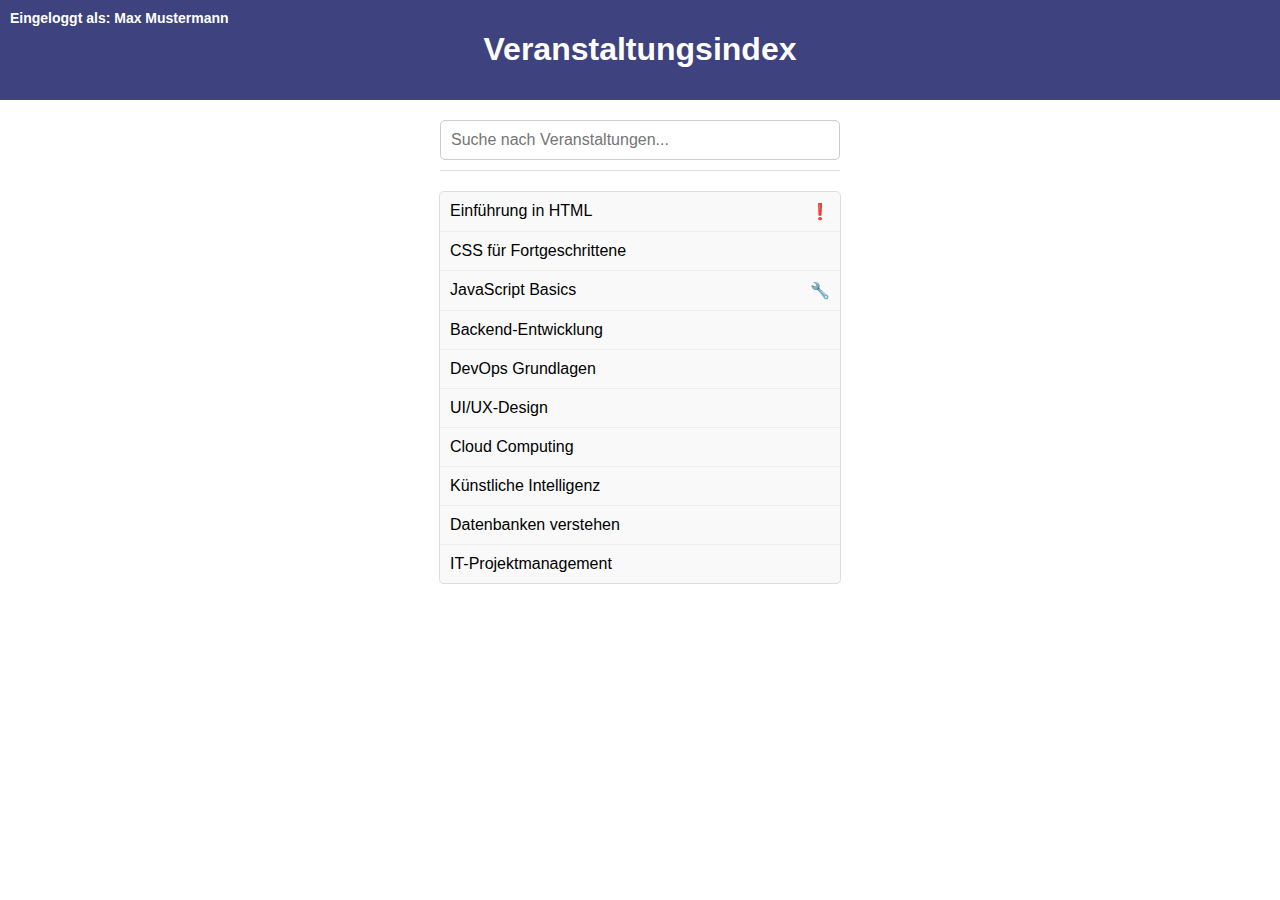
<file: index.html>
<!DOCTYPE html>
<!--[if lt IE 7]>      <html class="no-js lt-ie9 lt-ie8 lt-ie7"> <![endif]-->
<!--[if IE 7]>         <html class="no-js lt-ie9 lt-ie8"> <![endif]-->
<!--[if IE 8]>         <html class="no-js lt-ie9"> <![endif]-->
<!--[if gt IE 8]>      <html class="no-js"> <!--<![endif]-->
<html>
    <head>
        <meta charset="utf-8">
        <meta http-equiv="X-UA-Compatible" content="IE=edge">
        <title>Gruppe 420</title>
        <meta name="description" content="">
        <meta name="viewport" content="width=device-width, initial-scale=1">
        <link rel="stylesheet" href="styles.css">
    </head>
    <body>
        <!--[if lt IE 7]>
            <p class="browsehappy">You are using an <strong>outdated</strong> browser. Please <a href="#">upgrade your browser</a> to improve your experience.</p>
        <![endif]-->
        
        <header>
            <div class="user-info">Eingeloggt als: <span id="username">Test User</span></div>
            <h1>Veranstaltungsindex</h1>
        </header>

        <main>
            <section class="search-container">
                <input type="text" id="searchBar" placeholder="Suche nach Veranstaltungen..." />
            </section>

            <section class="list-container">
                <ul id="eventList">
                    <!--Dynamisch gefüllt-->
                </ul>
            </section>
        </main>

        <script src="index.js"></script>
    </body>
</html>
</file>
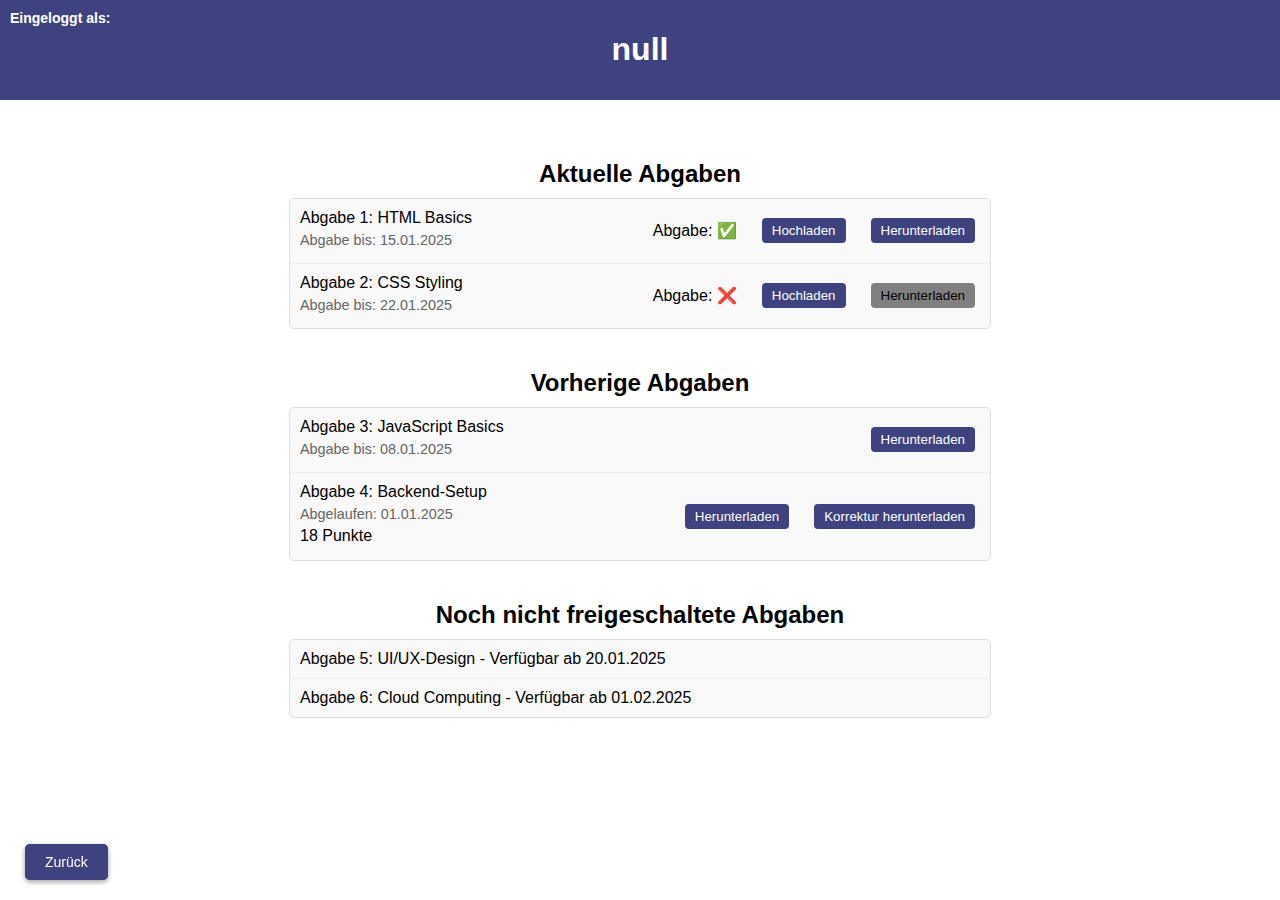
<file: assignments.html>
<!DOCTYPE html>
<html lang="de">
    <head>
        <meta charset="utf-8">
        <meta http-equiv="X-UA-Compatible" content="IE=edge">
        <title>Assignments</title>
        <meta name="description" content="Assignments List for the Course">
        <meta name="viewport" content="width=device-width, initial-scale=1">
        <link rel="stylesheet" href="styles.css">
    </head>
    <body>
        <header>
            <div class="user-info">Eingeloggt als: <span id="username">Student</span></div>
            <h1 id="eventTitle">Beispiel Veranstaltung</h1>
        </header>

        <main>
            <!-- Back Button -->
            <div class="back-container">
                <button class="back-button" id="backButton">Zurück</button>
            </div>

            <div id="uploadModal" class="modal">
                <div class="modal-content">
                    <span class="close" id="closeModal">&times;</span>
                    <h2>Datei hochladen und Feedback schreiben</h2>
                    <form id="uploadForm">
                        <label for="fileInput">Datei auswählen:</label>
                        <input type="file" id="fileInput" accept=".zip"><br><br>
                        <input type="hidden" id="assignmentIdInput" name="assignmentId">
                        <label for="feedback"></label>
                        <textarea id="feedback" rows="4" cols="65" placeholder="Feedback eingeben..."></textarea><br><br>
                        <button id="uploadFormButton" type="submit" class="upload">Hochladen</button>
                    </form>
                    <br></br>
                    <div id="halMessage" class="hal-message" style="display: none; text-align: center;">
                        <img src="HAL_transparent.png" alt="HAL 9000" style="width: 150px; border-radius: 50%; margin-bottom: 10px;">
                        <p id="halText" style="font-size: 18px; font-family: Arial, sans-serif; color: #ff0000;"></p>
                    </div>
                </div>
            </div>

            <section>
                <h2>Aktuelle Abgaben</h2>
                <ul id="currentAssignments">
                    <!-- Dynamisch gefüllt -->
                </ul>
            </section>
            <section>
                <h2>Vorherige Abgaben</h2>
                <ul id="pastAssignments">
                    <!-- Dynamisch gefüllt -->
                </ul>
            </section>
            <section>
                <h2>Noch nicht freigeschaltete Abgaben</h2>
                <ul id="lockedAssignments">
                    <!-- Dynamisch gefüllt -->
                </ul>
            </section>
        </main>

        <footer>

        </footer>

        <script src="assignments.js"></script>
    </body>
</html>
</file>
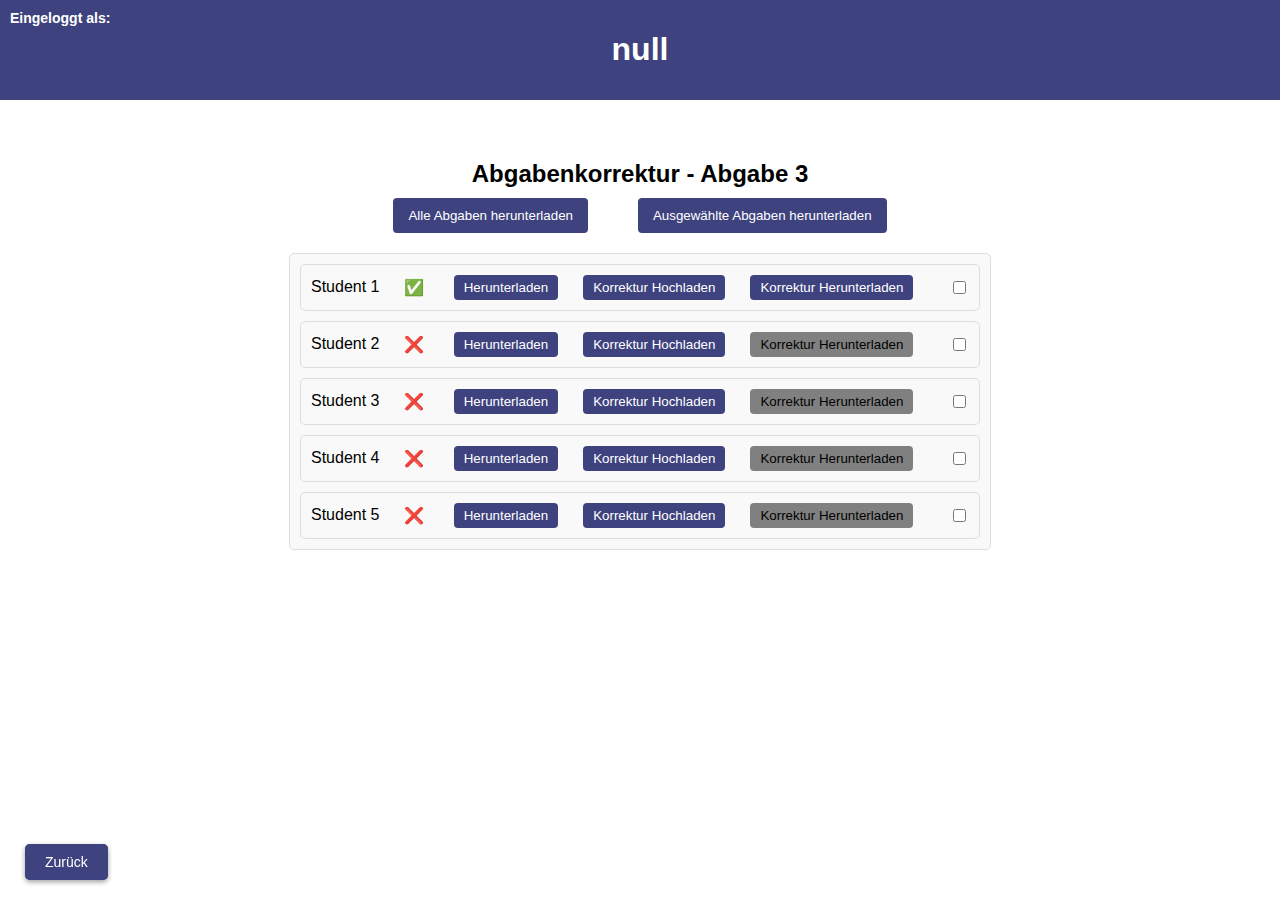
<file: assignments_tutor.html>
<!DOCTYPE html>
<html lang="de">
    <head>
        <meta charset="utf-8">
        <meta http-equiv="X-UA-Compatible" content="IE=edge">
        <title>Assignments</title>
        <meta name="description" content="Assignments List for the Course">
        <meta name="viewport" content="width=device-width, initial-scale=1">
        <link rel="stylesheet" href="styles.css">
    </head>
    <body>
        <header>
            <div class="user-info">Eingeloggt als: <span id="username">Tutor</span></div>
            <h1 id="eventTitle">Veranstaltungsname</h1>
        </header>

        <main>
            <!-- Back Button -->
            <div class="back-container">
                <button class="back-button" id="backButton">Zurück</button>
            </div>

            <div id="uploadModal" class="modal">
                <div class="modal-content">
                    <span class="close" id="closeModal">&times;</span>
                    <h2>Feedback hochladen und Punkte eintragen</h2>
                    <form id="uploadForm">
                        <label for="fileInput">Datei auswählen:</label>
                        <input type="file" id="fileInput" accept=".zip"><br><br>
                        <label for="feedback">Erreichte Punkte:</label>
                        <textarea id="feedback" rows="1" cols="5" placeholder=""></textarea><br><br>
                        <button type="submit" class="upload">Hochladen</button>
                    </form>
                </div>
            </div>

            <section>
                <h2>Abgabenkorrektur - Abgabe 3</h2>
                <div class="button-container">
                    <button id="downloadAllButton" class="download-all">Alle Abgaben herunterladen</button>
                    <button id="downloadSelectedButton" class="download-selected">Ausgewählte Abgaben herunterladen</button>
                </div>
                <ul id="studentList">
                    <!-- Dynamisch gefüllt -->
                </ul>
            </section>
        </main>

        <footer>

        </footer>

        <script src="assignments_tutor.js"></script>
    </body>
</html>
</file>
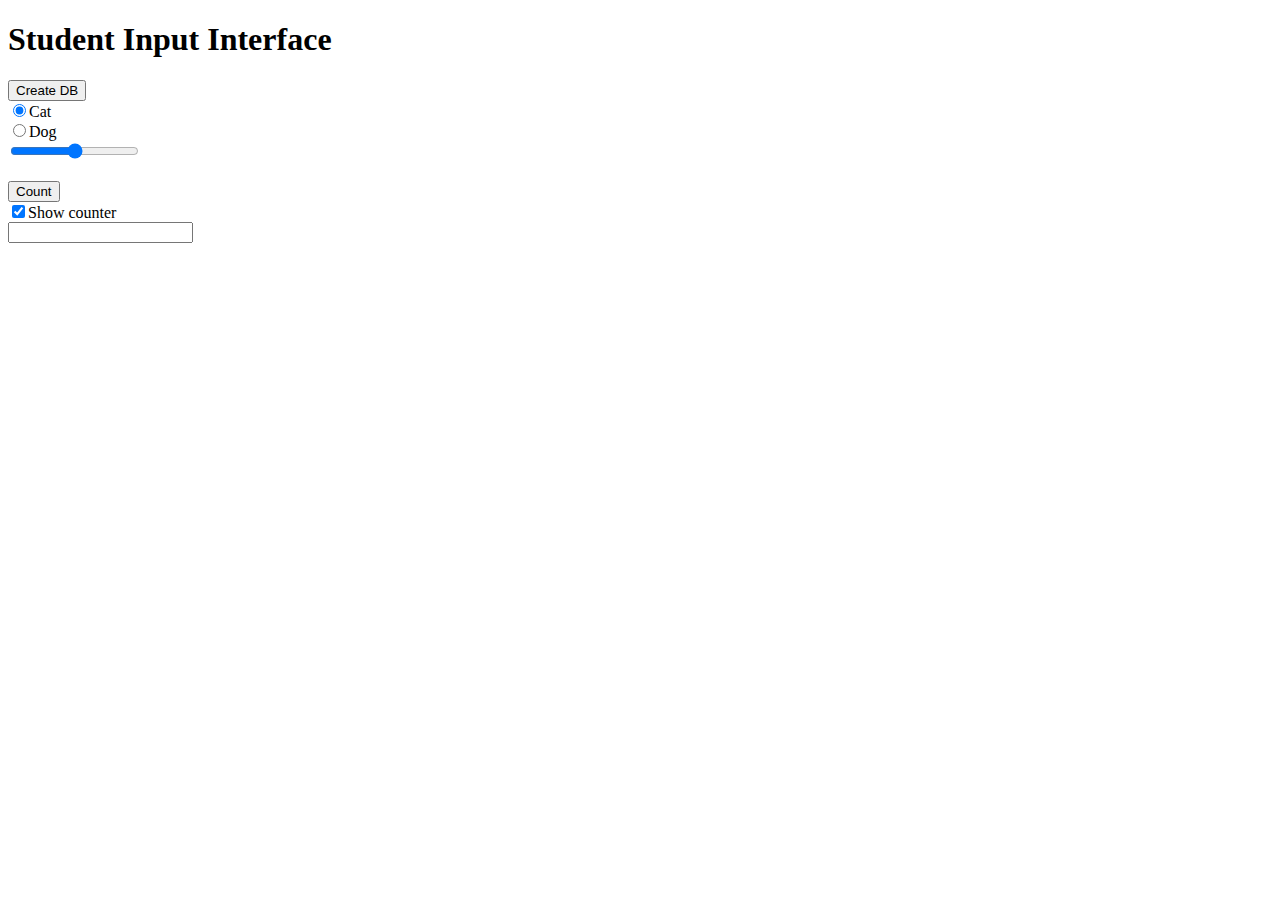
<file: woz.html>
<!DOCTYPE html>
<html>
<head>
<title>WoZ</title>
<script type="text/javascript" src="woz.js"></script>
</head>
<body>

<h1>Student Input Interface</h1>

<form>
  <input type="button" value="Create DB" id="create" onclick="createDB();"><br/>
</form> 

<form>
  <!-- http://www.w3schools.com/tags/ref_eventattributes.asp -->
  <input type="radio" name="animalImage" value="cat.jpg" onclick="set('animal');" checked>Cat<br/>
  <input type="radio" name="animalImage" value="dog.jpg" onclick="set('animal');">Dog<br/>
  <input type="range" id="animalWidth" min="10" max="500" onchange="set('animal');" oninput="set('animal');"><br/>
</form> 

<br/>

<form>
  <input type="button" value="Count" id="counter" onclick="set('counter');"><br/>
  <input type="checkbox" checked id="showCounter" onclick="set('showCounter');">Show counter<br/>
  <input type="text" name="mytext" id="mytext" oninput="set('mytext')"><br/>
</form> 

</body>
</html>
</file>
<file: styles.css>
/* Global Styles */
body {
    font-family: Arial, sans-serif;
    margin: 0;
    padding: 0;
    display: flex;
    flex-direction: column;
    align-items: center;
}

footer {
    background-color: white;
    min-height: 50px;
    width: 100%;
}

header {
    background-color: #3e427e;
    color: white;
    padding: 10px 20px;
    position: relative;
    text-align: center;
    width: 100%;
}

header .user-info {
    position: absolute;
    top: 0px;
    left: 20px;
    font-size: 14px;
    font-weight: bold;
    margin: 10px;
}

main {
    display: flex;
    flex-direction: column;
    flex-wrap: wrap;
    gap: 20px;
    justify-content: space-between;
    padding: 20px;
    width: 90%;
    max-width: 1200px;
    margin: 0 auto;
}

section {
    box-sizing: border-box;
}

section h2 {
    text-align: center;
    margin-bottom: 10px;
}

/* Search Bar */
.search-container {
    position: sticky;
    top: 0;
    background-color: white;
    padding-bottom: 10px;
    border-bottom: 1px solid #ddd;
    width: 100%;
    max-width: 400px;
    margin: 0 auto;
}

#searchBar {
    width: 100%;
    padding: 10px;
    border: 1px solid #ccc;
    border-radius: 5px;
    font-size: 16px;
    box-sizing: border-box;
}

/* Event List */
#eventList {
    margin: 0 auto;
    padding: 0;
    list-style-type: none;
    max-height: 80vh;
    overflow-y: auto;
    width: 100%;
    max-width: 400px;
    background-color: #f9f9f9;
    border: 1px solid #ddd;
    border-radius: 5px;
    flex: 1 1 calc(50% - 10px);
}

#eventList li {
    cursor: pointer;
    padding: 10px;
    border-bottom: 1px solid #eee;
    display: flex;
    justify-content: space-between;
    align-items: center;
    width: 100%;
    box-sizing: border-box;
}

#eventList li:hover {
    background-color: lightyellow;
}

#eventList li:last-child {
    border-bottom: none;
}

#eventList li button {
    margin-left: 10px;
}

button {
    padding: 5px 10px;
    margin: 0 5px;
    box-sizing: border-box;
    border: none;
    cursor: pointer;
    border-radius: 4px;
}

button.upload:hover, button.download:hover, button.correction:hover {
    background-color: #45a049;
}

button.upload {
    background-color: #3e427e;
    color: white;
}

button.download {
    background-color: #3e427e;
    color: white;
}

button.correction {
    background-color: #3e427e;
    color: white;
}

/* Assignment Page Styles */
ul {
    list-style-type: none;
    padding: 0;
    margin: 0 auto; /* Zentriert die Liste */
    max-width: 700px; /* Maximalbreite für die Liste */
    background-color: #f9f9f9;
    border: 1px solid #ddd;
    border-radius: 5px;
    overflow: hidden;
}

ul li {
    display: flex;
    justify-content: space-between; /* Text links, Buttons rechts */
    align-items: center;
    padding: 10px;
    border-bottom: 1px solid #eee;
}

.assignment-container {
    display: flex;
    justify-content: space-between;
    align-items: center;
    width: 100%;
    box-sizing: border-box;
}

ul li:last-child {
    border-bottom: none;
}

.assignment-text {
    flex: 1;
    text-align: left;
    padding-right: 10px;
}

.assignment-text div {
    margin-bottom: 5px; 
}

.due-date {
    font-size: 0.9em;
    color: #666;
}

.assignment-buttons, .action-buttons {
    display: flex;
    justify-content: space-between;
    gap: 15px;
    text-align: right;
}

/* Back Button */
.back-button {
    position: fixed;
    bottom: 20px;
    left: 20px;
    background-color: #3e427e;
    color: white;
    border: none;
    padding: 10px 20px;
    border-radius: 5px;
    font-size: 14px;
    cursor: pointer;
    box-shadow: 0 2px 5px rgba(0, 0, 0, 0.2);
    transition: background-color 0.3s;
}

.back-button:hover {
    background-color: #45a049;
}

.stateDiv {
    padding-right: 20px;
}

.modal {
    display: none; /* Standardmäßig ausgeblendet */
    position: fixed;
    z-index: 1000;
    left: 0;
    top: 0;
    width: 100%;
    height: 100%;
    overflow: auto;
    background-color: rgba(0, 0, 0, 0.4);
}
.modal-content {
    background-color: #fefefe;
    margin: 15% auto;
    padding: 20px;
    border: 1px solid #888;
    width: 80%;
    max-width: 500px;
    border-radius: 5px;
}
.close {
    color: #aaa;
    float: right;
    font-size: 28px;
    font-weight: bold;
}

.close:hover,
.close:focus {
    color: black;
    text-decoration: none;
    cursor: pointer;
}

.button-container {
    display: flex;
    justify-content: center;
    gap: 40px;
    margin-bottom: 20px;
}

@keyframes fadeBackground {
    0% {
        background-color: black;
    }
    100% {
        background-color: white;
    }
}

.hal-message {
    display: flex;
    flex-direction: column;
    align-items: center;
    justify-content: center;
    padding: 20px;
    border-radius: 10px;
    box-shadow: 0 0 15px rgba(255, 0, 0, 0.7);
    color: black;
    animation: fadeBackground 5s forwards ease-in; /* 5 Sekunden Hintergrund-Fade */
    opacity: 0; /* Anfangs unsichtbar */
    transition: opacity 0.5s ease-in; /* Einblenden-Übergang */ 
}

.download-all, .download-selected {
    background-color: #3e427e;
    color: white;
    border: none;
    padding: 10px 15px;
    cursor: pointer;
}

.download-all:hover, .download-selected:hover {
    background-color: #45a049;
}

.student-row {
    display: flex;
    justify-content: space-between;
    align-items: center;
    margin-bottom: 10px;
    padding: 10px;
    border-radius: 5px;
}

ul li.student-row {
    margin: 10px;
    border: 1px solid #ddd;
}

.student-checkbox {
    margin-left: 10px;
}

button:disabled:hover {
    cursor: default;
}

button:disabled {
    background-color: gray;
    color: black;
}

button:disabled:hover {
    background-color: gray;
}
</file>
